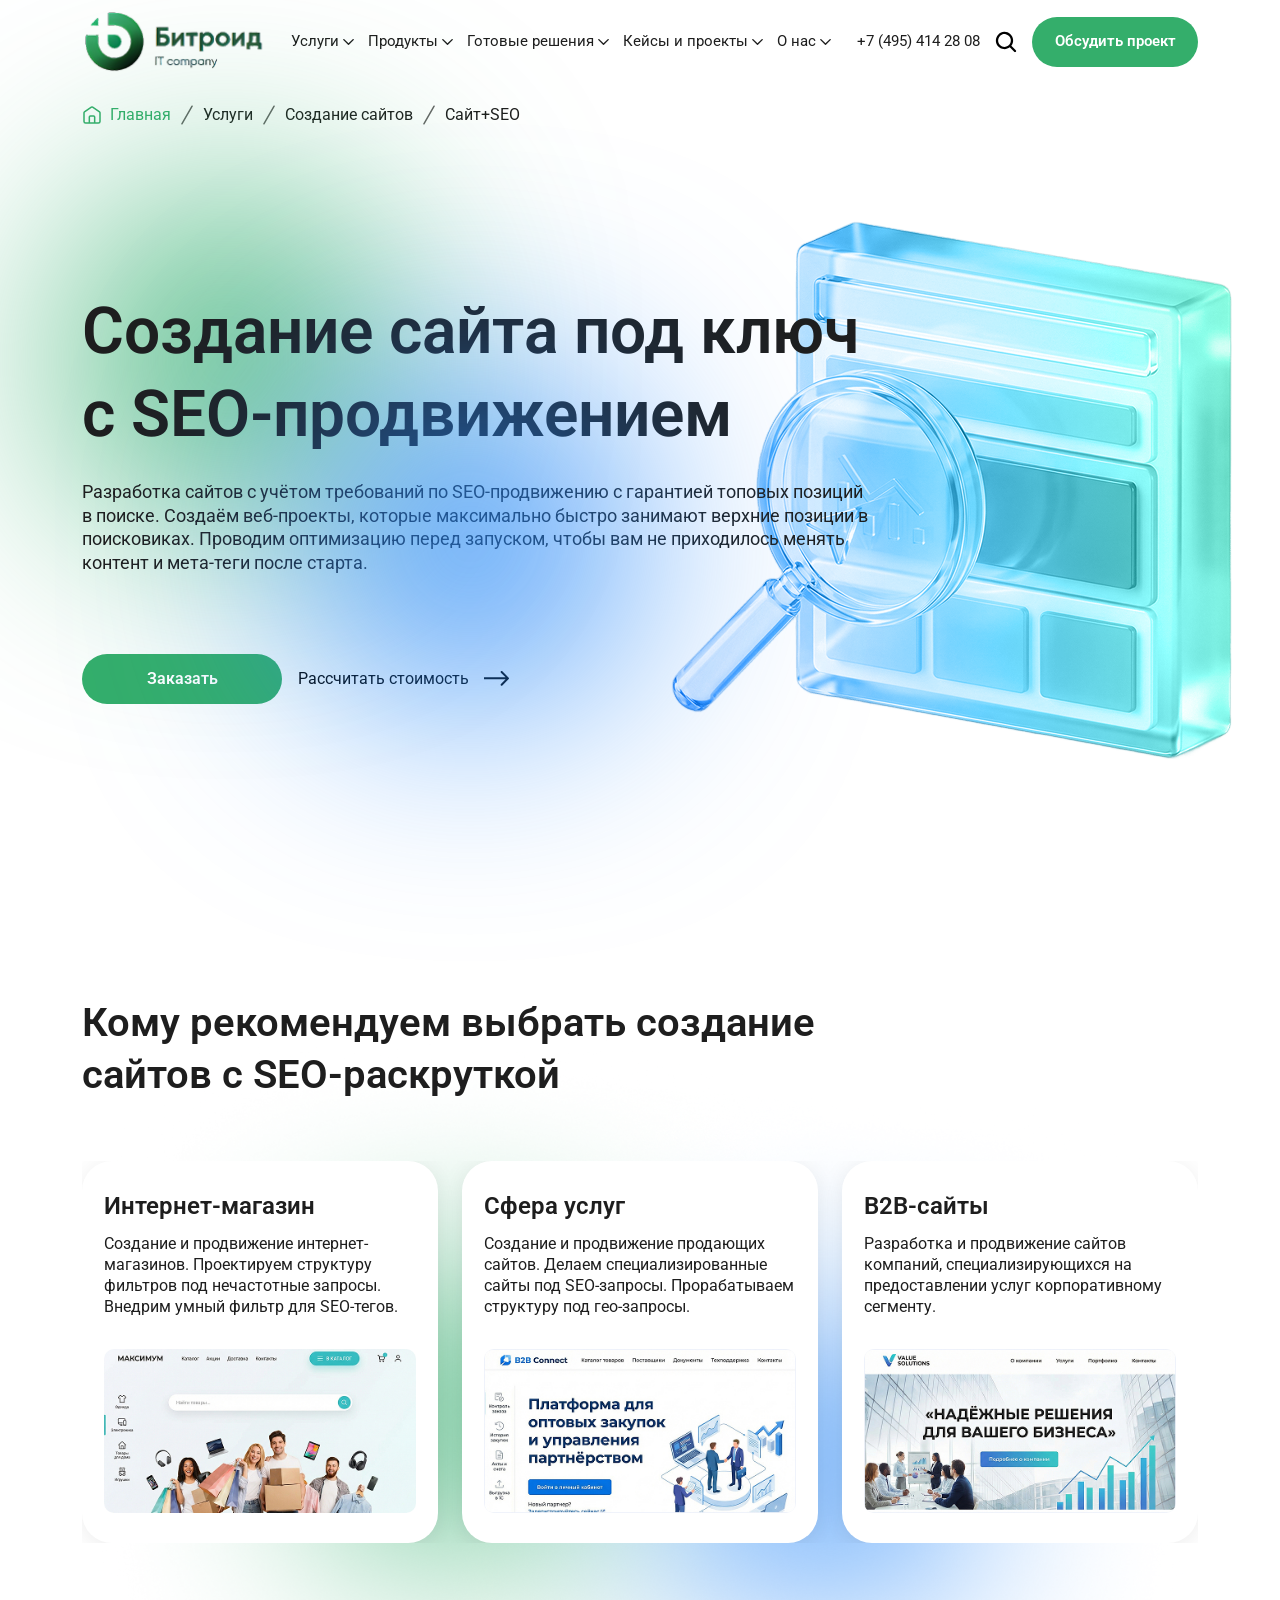
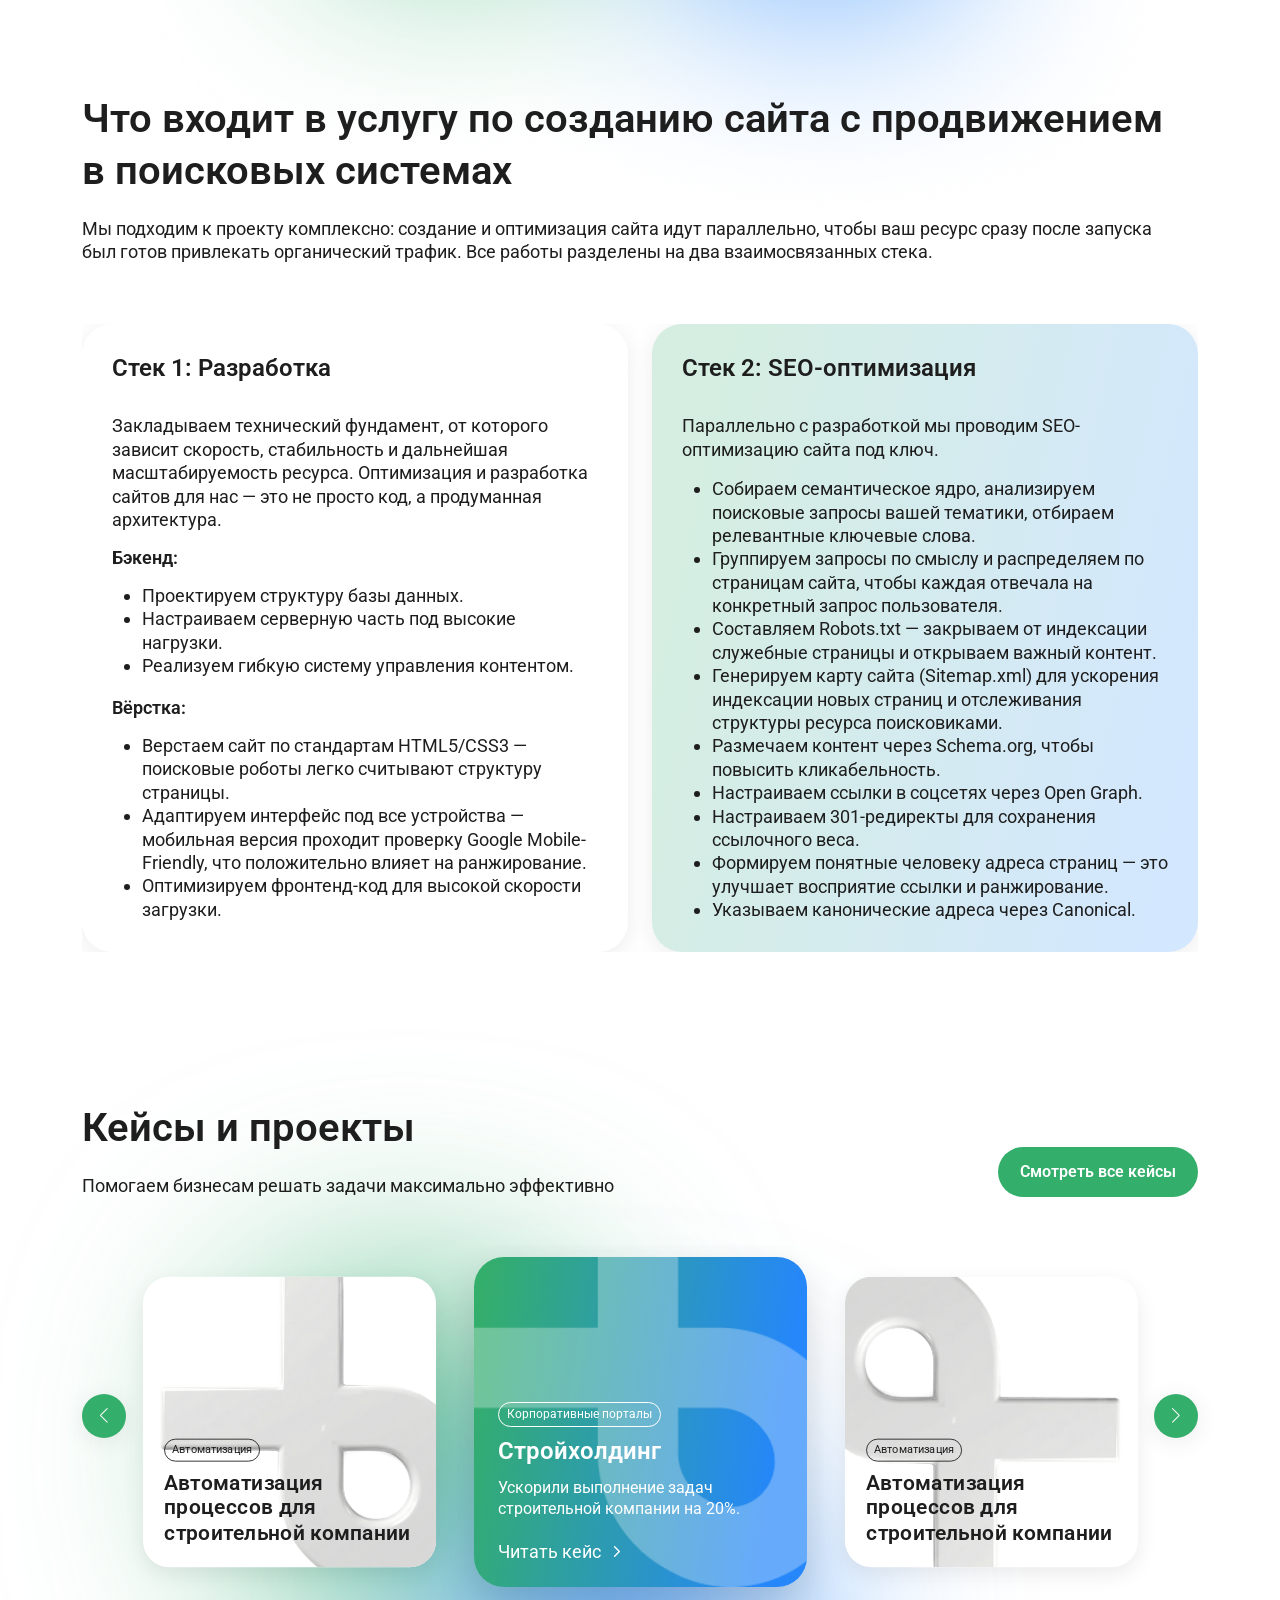
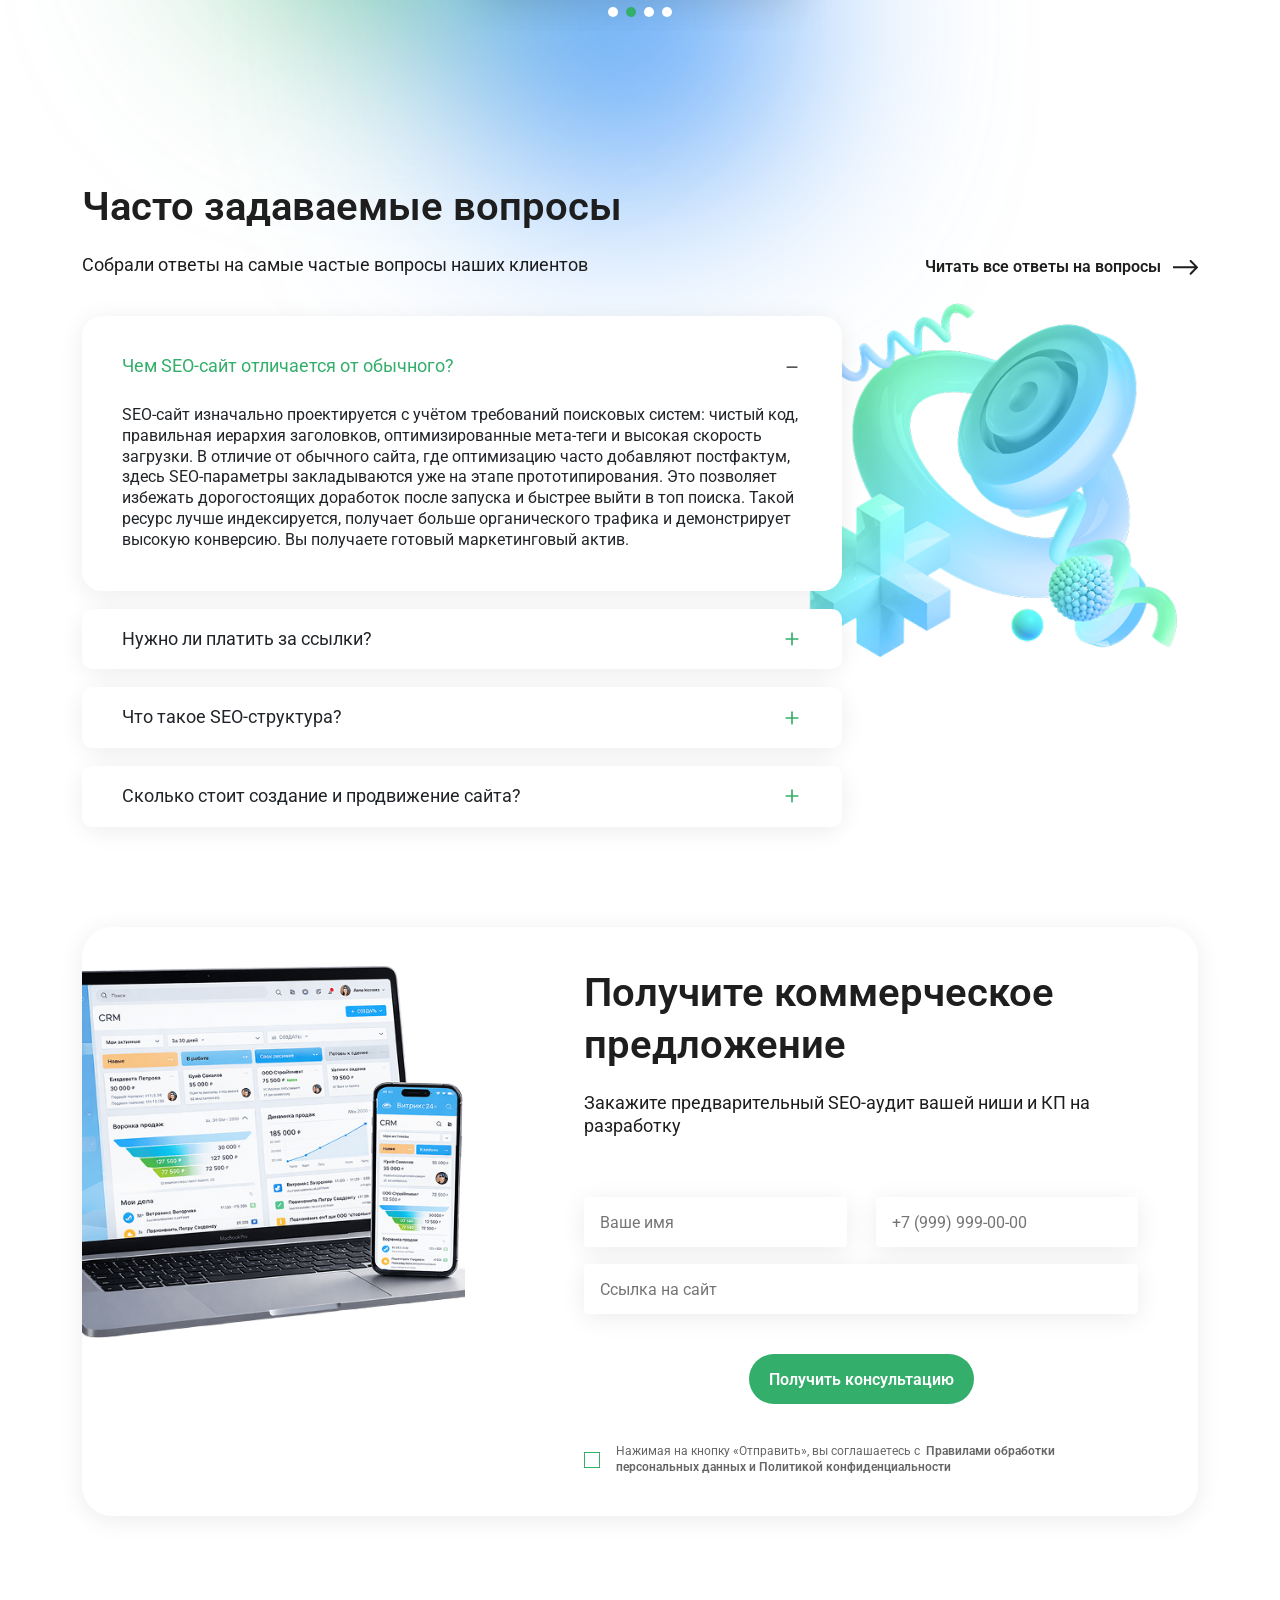
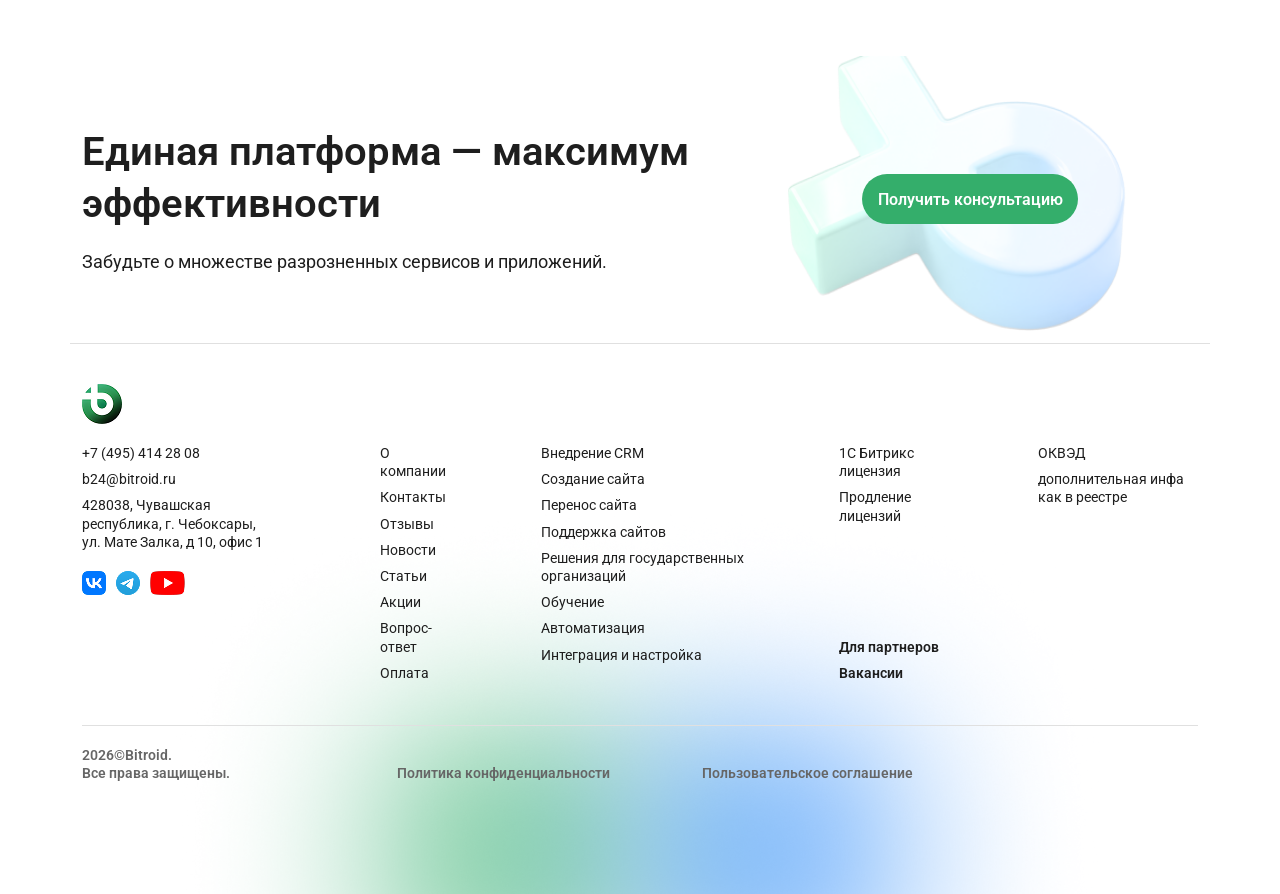
<file: index.html>
<!DOCTYPE html>
<html lang="ru">

<head>
  <meta http-equiv="Content-Type" content="text/html; charset=UTF-8">
  <meta http-equiv="X-UA-Compatible" content="IE=edge">
  <meta name="viewport" content="width=device-width, initial-scale=1.0">
  <link rel="preload" as="font" type="font/woff2" href="fonts/roboto/roboto-v51-cyrillic_latin-regular.woff2" crossorigin>
  <title>Битроид IT company</title>
  <script type="application/ld+json">
  {
    "@context": "https://schema.org",
    "@graph": [
      {
        "@type": "Organization",
        "@id": "https://bitroid.ru/#organization",
        "name": "Битроид",
        "url": "https://bitroid.ru",
        "logo": {
          "@type": "ImageObject",
          "url": "images/logo.png"
        },
        "sameAs": [
          "https://vk.com/bitroid",
          "https://t.me/bitroid",
          "https://youtube.com/@bitroid"
        ],
        "contactPoint": [
          {
            "@type": "ContactPoint",
            "telephone": "+7-495-414-28-08",
            "email": "b24@bitroid.ru",
            "contactType": "customer support",
            "areaServed": "RU",
            "availableLanguage": ["Russian"]
          }
        ],
        "address": {
          "@type": "PostalAddress",
          "streetAddress": "ул. Мате Залка, д. 10, офис 1",
          "addressLocality": "Чебоксары",
          "addressRegion": "Чувашская Республика",
          "postalCode": "428038",
          "addressCountry": "RU"
        }
      },
      {
        "@type": "WebSite",
        "@id": "https://bitroid.ru/#website",
        "url": "https://bitroid.ru",
        "name": "Битроид",
        "inLanguage": "ru",
        "publisher": { "@id": "https://bitroid.ru/#organization" }
      }
    ]
  }
  </script>
  <link href="https://cdn.jsdelivr.net/npm/bootstrap@5.3.2/dist/css/bootstrap.min.css" rel="stylesheet">
  <link rel="stylesheet" href="https://cdn.jsdelivr.net/npm/swiper@11/swiper-bundle.min.css" />
  <link rel="stylesheet" href="css/normalize.css">
  <link rel="stylesheet" href="css/main.css">
</head>

<body>

  <header class="header">
    <div class="container">
      <div class="header__row">
        <a class="header__logo" href="/">
          <img class="header__logo-img" src="images/logo.png" alt="logo">
        </a>
        <div class="header__menu" id="header-menu">
          <nav class="header__nav">
            <ul class="header__nav-list">
              <li class="header__nav-item">
                <a class="header__nav-link" href="#" aria-haspopup="true">Услуги
                  <span class="header__nav-link-span">
                    <svg class="header__nav-link-icon" width="15" height="15" viewBox="0 0 15 15" fill="none" xmlns="http://www.w3.org/2000/svg">
                      <path d="M12.685 6.12247L7.99747 10.81C7.93214 10.8755 7.85452 10.9275 7.76906 10.963C7.68359 10.9985 7.59196 11.0168 7.49942 11.0168C7.40688 11.0168 7.31525 10.9985 7.22978 10.963C7.14432 10.9275 7.0667 10.8755 7.00137 10.81L2.31387 6.12247C2.18178 5.99038 2.10757 5.81123 2.10757 5.62443C2.10757 5.43762 2.18178 5.25847 2.31387 5.12638C2.44596 4.99429 2.62512 4.92008 2.81192 4.92008C2.99872 4.92008 3.17788 4.99429 3.30997 5.12638L7.50001 9.31642L11.69 5.12579C11.8221 4.9937 12.0013 4.91949 12.1881 4.91949C12.3749 4.91949 12.554 4.9937 12.6861 5.12579C12.8182 5.25788 12.8924 5.43704 12.8924 5.62384C12.8924 5.81064 12.8182 5.9898 12.6861 6.12189L12.685 6.12247Z" />
                    </svg>
                  </span>
                </a>
                <ul class="header__dropdown">
                  <li class="header__dropdown-item"><a class="header__dropdown-link" href="#">Создание сайтов</a></li>
                  <li class="header__dropdown-item"><a class="header__dropdown-link" href="#">Поддержка сайтов</a></li>
                  <li class="header__dropdown-item"><a class="header__dropdown-link" href="#">SEO-продвижение</a></li>
                  <li class="header__dropdown-item"><a class="header__dropdown-link" href="#">Внедрение CRM</a></li>
                  <li class="header__dropdown-item"><a class="header__dropdown-link" href="#">Автоматизация</a></li>
                </ul>
              </li>
              <li class="header__nav-item">
                <a class="header__nav-link" href="#" aria-haspopup="true">Продукты
                  <span class="header__nav-link-span">
                    <svg class="header__nav-link-icon" width="15" height="15" viewBox="0 0 15 15" fill="none" xmlns="http://www.w3.org/2000/svg">
                      <path d="M12.685 6.12247L7.99747 10.81C7.93214 10.8755 7.85452 10.9275 7.76906 10.963C7.68359 10.9985 7.59196 11.0168 7.49942 11.0168C7.40688 11.0168 7.31525 10.9985 7.22978 10.963C7.14432 10.9275 7.0667 10.8755 7.00137 10.81L2.31387 6.12247C2.18178 5.99038 2.10757 5.81123 2.10757 5.62443C2.10757 5.43762 2.18178 5.25847 2.31387 5.12638C2.44596 4.99429 2.62512 4.92008 2.81192 4.92008C2.99872 4.92008 3.17788 4.99429 3.30997 5.12638L7.50001 9.31642L11.69 5.12579C11.8221 4.9937 12.0013 4.91949 12.1881 4.91949C12.3749 4.91949 12.554 4.9937 12.6861 5.12579C12.8182 5.25788 12.8924 5.43704 12.8924 5.62384C12.8924 5.81064 12.8182 5.9898 12.6861 6.12189L12.685 6.12247Z" />
                    </svg>
                  </span>
                </a>
                <ul class="header__dropdown">
                  <li class="header__dropdown-item"><a class="header__dropdown-link" href="#">1С-Битрикс</a></li>
                  <li class="header__dropdown-item"><a class="header__dropdown-link" href="#">Битрикс24</a></li>
                  <li class="header__dropdown-item"><a class="header__dropdown-link" href="#">Лицензии</a></li>
                  <li class="header__dropdown-item"><a class="header__dropdown-link" href="#">Готовые модули</a></li>
                </ul>
              </li>
              <li class="header__nav-item">
                <a class="header__nav-link" href="#" aria-haspopup="true">Готовые решения
                  <span class="header__nav-link-span">
                    <svg class="header__nav-link-icon" width="15" height="15" viewBox="0 0 15 15" fill="none" xmlns="http://www.w3.org/2000/svg">
                      <path d="M12.685 6.12247L7.99747 10.81C7.93214 10.8755 7.85452 10.9275 7.76906 10.963C7.68359 10.9985 7.59196 11.0168 7.49942 11.0168C7.40688 11.0168 7.31525 10.9985 7.22978 10.963C7.14432 10.9275 7.0667 10.8755 7.00137 10.81L2.31387 6.12247C2.18178 5.99038 2.10757 5.81123 2.10757 5.62443C2.10757 5.43762 2.18178 5.25847 2.31387 5.12638C2.44596 4.99429 2.62512 4.92008 2.81192 4.92008C2.99872 4.92008 3.17788 4.99429 3.30997 5.12638L7.50001 9.31642L11.69 5.12579C11.8221 4.9937 12.0013 4.91949 12.1881 4.91949C12.3749 4.91949 12.554 4.9937 12.6861 5.12579C12.8182 5.25788 12.8924 5.43704 12.8924 5.62384C12.8924 5.81064 12.8182 5.9898 12.6861 6.12189L12.685 6.12247Z" />
                    </svg>
                  </span>
                </a>
                <ul class="header__dropdown">
                  <li class="header__dropdown-item"><a class="header__dropdown-link" href="#">Интернет-магазин</a></li>
                  <li class="header__dropdown-item"><a class="header__dropdown-link" href="#">Корпоративный сайт</a></li>
                  <li class="header__dropdown-item"><a class="header__dropdown-link" href="#">Лендинг</a></li>
                  <li class="header__dropdown-item"><a class="header__dropdown-link" href="#">Каталог</a></li>
                </ul>
              </li>
              <li class="header__nav-item">
                <a class="header__nav-link" href="#" aria-haspopup="true">Кейсы и проекты
                  <span class="header__nav-link-span">
                    <svg class="header__nav-link-icon" width="15" height="15" viewBox="0 0 15 15" fill="none" xmlns="http://www.w3.org/2000/svg">
                      <path d="M12.685 6.12247L7.99747 10.81C7.93214 10.8755 7.85452 10.9275 7.76906 10.963C7.68359 10.9985 7.59196 11.0168 7.49942 11.0168C7.40688 11.0168 7.31525 10.9985 7.22978 10.963C7.14432 10.9275 7.0667 10.8755 7.00137 10.81L2.31387 6.12247C2.18178 5.99038 2.10757 5.81123 2.10757 5.62443C2.10757 5.43762 2.18178 5.25847 2.31387 5.12638C2.44596 4.99429 2.62512 4.92008 2.81192 4.92008C2.99872 4.92008 3.17788 4.99429 3.30997 5.12638L7.50001 9.31642L11.69 5.12579C11.8221 4.9937 12.0013 4.91949 12.1881 4.91949C12.3749 4.91949 12.554 4.9937 12.6861 5.12579C12.8182 5.25788 12.8924 5.43704 12.8924 5.62384C12.8924 5.81064 12.8182 5.9898 12.6861 6.12189L12.685 6.12247Z" />
                    </svg>
                  </span>
                </a>
                <ul class="header__dropdown">
                  <li class="header__dropdown-item"><a class="header__dropdown-link" href="#">Все кейсы</a></li>
                  <li class="header__dropdown-item"><a class="header__dropdown-link" href="#">По отрасли</a></li>
                  <li class="header__dropdown-item"><a class="header__dropdown-link" href="#">По услуге</a></li>
                  <li class="header__dropdown-item"><a class="header__dropdown-link" href="#">Отзывы клиентов</a></li>
                </ul>
              </li>
              <li class="header__nav-item">
                <a class="header__nav-link" href="#" aria-haspopup="true">О нас
                  <span class="header__nav-link-span">
                    <svg class="header__nav-link-icon" width="15" height="15" viewBox="0 0 15 15" fill="none" xmlns="http://www.w3.org/2000/svg">
                      <path d="M12.685 6.12247L7.99747 10.81C7.93214 10.8755 7.85452 10.9275 7.76906 10.963C7.68359 10.9985 7.59196 11.0168 7.49942 11.0168C7.40688 11.0168 7.31525 10.9985 7.22978 10.963C7.14432 10.9275 7.0667 10.8755 7.00137 10.81L2.31387 6.12247C2.18178 5.99038 2.10757 5.81123 2.10757 5.62443C2.10757 5.43762 2.18178 5.25847 2.31387 5.12638C2.44596 4.99429 2.62512 4.92008 2.81192 4.92008C2.99872 4.92008 3.17788 4.99429 3.30997 5.12638L7.50001 9.31642L11.69 5.12579C11.8221 4.9937 12.0013 4.91949 12.1881 4.91949C12.3749 4.91949 12.554 4.9937 12.6861 5.12579C12.8182 5.25788 12.8924 5.43704 12.8924 5.62384C12.8924 5.81064 12.8182 5.9898 12.6861 6.12189L12.685 6.12247Z" />
                    </svg>
                  </span>
                </a>
                <ul class="header__dropdown">
                  <li class="header__dropdown-item"><a class="header__dropdown-link" href="#">Команда</a></li>
                  <li class="header__dropdown-item"><a class="header__dropdown-link" href="#">Вакансии</a></li>
                  <li class="header__dropdown-item"><a class="header__dropdown-link" href="#">Контакты</a></li>
                  <li class="header__dropdown-item"><a class="header__dropdown-link" href="#">Партнёрам</a></li>
                </ul>
              </li>
            </ul>
          </nav>
          <a class="header__phone" href="tel:+74954142808">+7 (495) 414 28 08</a>
        </div>
        <button class="header__search-btn" type="button">
          <svg class="header__search-btn-icon" width="24" height="24" viewBox="0 0 24 24" fill="none" xmlns="http://www.w3.org/2000/svg">
            <path d="M21.7959 20.2041L17.3437 15.75C18.6787 14.0104 19.3019 11.8282 19.087 9.64606C18.8722 7.46389 17.8353 5.44515 16.1867 3.99936C14.5382 2.55356 12.4014 1.78898 10.2098 1.8607C8.01829 1.93243 5.93607 2.83509 4.38558 4.38558C2.83509 5.93607 1.93243 8.01829 1.8607 10.2098C1.78898 12.4014 2.55356 14.5382 3.99936 16.1867C5.44515 17.8353 7.46389 18.8722 9.64606 19.087C11.8282 19.3019 14.0104 18.6787 15.75 17.3437L20.2059 21.8006C20.3106 21.9053 20.4348 21.9883 20.5715 22.0449C20.7083 22.1015 20.8548 22.1307 21.0028 22.1307C21.1508 22.1307 21.2973 22.1015 21.4341 22.0449C21.5708 21.9883 21.695 21.9053 21.7997 21.8006C21.9043 21.696 21.9873 21.5717 22.044 21.435C22.1006 21.2983 22.1298 21.1517 22.1298 21.0037C22.1298 20.8557 22.1006 20.7092 22.044 20.5725C21.9873 20.4357 21.9043 20.3115 21.7997 20.2069L21.7959 20.2041ZM4.12499 10.5C4.12499 9.23914 4.49888 8.0066 5.19938 6.95823C5.89987 5.90987 6.89551 5.09277 8.06039 4.61026C9.22527 4.12775 10.5071 4.00151 11.7437 4.24749C12.9803 4.49347 14.1162 5.10063 15.0078 5.99219C15.8994 6.88375 16.5065 8.01966 16.7525 9.25629C16.9985 10.4929 16.8722 11.7747 16.3897 12.9396C15.9072 14.1045 15.0901 15.1001 14.0418 15.8006C12.9934 16.5011 11.7608 16.875 10.5 16.875C8.80977 16.8733 7.18927 16.201 5.99411 15.0059C4.79894 13.8107 4.12673 12.1902 4.12499 10.5Z" />
          </svg>
        </button>
        <button class="btn header__cta-btn" type="button">Обсудить проект</button>
        <button class="header__burger-btn" type="button" aria-expanded="false" aria-controls="header-menu" aria-label="Открыть меню">
          <span class="header__burger-line"></span>
          <span class="header__burger-line"></span>
          <span class="header__burger-line"></span>
        </button>
      </div>
    </div>
  </header>

  <main class="main">
    <div class="container">
      <nav class="breadcrumbs" aria-label="Breadcrumb">
        <img class="breadcrumbs__icon" src="images/icons/breadcrumbs-icon.svg" alt="breadcrumbs icon">
        <ul class="breadcrumbs__list">
          <li class="breadcrumbs__item">
            <a class="breadcrumbs__link breadcrumbs__link--main" href="/">Главная</a>
            <span class="breadcrumbs__separator"><span>
          </li>
          <li class="breadcrumbs__item">
            <a class="breadcrumbs__link" href="#">Услуги</a>
            <span class="breadcrumbs__separator"><span>
          </li>
          <li class="breadcrumbs__item">
            <a class="breadcrumbs__link" href="#">Создание сайтов</a>
            <span class="breadcrumbs__separator"><span>
          </li>
          <li class="breadcrumbs__item">Сайт+SEO</li>
        </ul>
      </nav>
    </div>

    <section class="hero">

      <div class="container">
        <div class="hero__bg"></div>
        <div class="hero__content">
          <h1 class="hero__title">Создание сайта под ключ с SEO-продвижением</h1>
          <p class="hero__description">
            Разработка сайтов с учётом требований по SEO-продвижению с гарантией топовых позиций в поиске. Создаём веб-проекты, которые максимально быстро занимают верхние позиции в поисковиках. Проводим оптимизацию перед запуском, чтобы вам не приходилось менять контент и мета-теги после старта.
          </p>
          <div class="hero__buttons">
            <button class="btn" type="button">Заказать <span class="mobile-text-btn">сайт</span></button>
            <button class="hero__btn" type="button">Рассчитать стоимость
              <svg class="hero__btn-icon" width="25" height="15" viewBox="0 0 25 15" fill="none" xmlns="http://www.w3.org/2000/svg">
                <path d="M24.7071 8.07112C25.0976 7.6806 25.0976 7.04743 24.7071 6.65691L18.3431 0.292946C17.9526 -0.0975785 17.3195 -0.0975785 16.9289 0.292946C16.5384 0.68347 16.5384 1.31664 16.9289 1.70716L22.5858 7.36401L16.9289 13.0209C16.5384 13.4114 16.5384 14.0446 16.9289 14.4351C17.3195 14.8256 17.9526 14.8256 18.3431 14.4351L24.7071 8.07112ZM0 7.36401V8.36401H24V7.36401V6.36401H0V7.36401Z" />
              </svg>
            </button>
          </div>
        </div>
      </div>

    </section>

    <div class="container">
      <section class="section services">
        <h2 class="section__title section__title--services ">Кому рекомендуем выбрать создание сайтов с SEO-раскруткой</h2>
        <div class="services__slider swiper">
          <ul class="services__list swiper-wrapper">
            <li class="services__item swiper-slide">
              <article class="services__card">
                <div class="services__card-content">
                  <h3 class="services__card-title">Интернет-магазин</h3>
                  <p class="services__card-description">
                    Создание и продвижение интернет-магазинов. Проектируем структуру фильтров под нечастотные запросы. Внедрим умный фильтр для SEO-тегов.
                  </p>
                </div>
                <img class="services__card-img" src="images/services/services-card-1.jpg" alt="services card 1">
              </article>
            </li>
            <li class="services__item swiper-slide">
              <article class="services__card">
                <div class="services__card-content">
                  <h3 class="services__card-title">Сфера услуг</h3>
                  <p class="services__card-description">
                    Создание и продвижение продающих сайтов. Делаем специализированные сайты под SEO-запросы. Прорабатываем структуру под гео-запросы.
                  </p>
                </div>
                <img class="services__card-img" src="images/services/services-card-2.jpg" alt="Сфера услуг">
              </article>
            </li>
            <li class="services__item swiper-slide">
              <article class="services__card">
                <div class="services__card-content">
                  <h3 class="services__card-title">B2B-сайты</h3>
                  <p class="services__card-description">
                    Разработка и продвижение сайтов компаний, специализирующихся на предоставлении услуг корпоративному сегменту.
                  </p>
                </div>
                <img class="services__card-img" src="images/services/services-card-3.jpg" alt="B2B-сайты">
              </article>
            </li>
          </ul>
          <div class="services__pagination swiper-pagination"></div>
        </div>
      </section>

      <section class="section stacks">
        <div class="section__intro">
          <h2 class="section__title">Что входит в услугу по созданию сайта с продвижением в поисковых системах</h2>
          <p class="section__description">
            Мы подходим к проекту комплексно: создание и оптимизация сайта идут параллельно, чтобы ваш ресурс сразу после запуска был готов привлекать органический трафик. Все работы разделены на два взаимосвязанных стека.
          </p>
        </div>
        <div class="stacks__slider swiper">
          <div class="stacks__list swiper-wrapper">
            <div class="stacks__item swiper-slide">
              <h3 class="stacks__item-title">Стек 1: Разработка</h3>
              <div class="stacks__item-content">
                <p class="stacks__item-content-intro">Закладываем технический фундамент, от которого зависит скорость, стабильность и дальнейшая масштабируемость ресурса. Оптимизация и разработка сайтов для нас — это не просто код, а продуманная архитектура.</p>
                <h4 class="stacks__item-subheading">Бэкенд:</h4>
                <ul class="stacks__item-list">
                  <li class="stacks__item-list-item">Проектируем структуру базы данных.</li>
                  <li class="stacks__item-list-item">Настраиваем серверную часть под высокие нагрузки.</li>
                  <li class="stacks__item-list-item">Реализуем гибкую систему управления контентом.</li>
                </ul>
                <h4 class="stacks__item-subheading">Вёрстка:</h4>
                <ul class="stacks__item-list">
                  <li class="stacks__item-list-item">Верстаем сайт по стандартам HTML5/CSS3 — поисковые роботы легко считывают структуру страницы.</li>
                  <li class="stacks__item-list-item">Адаптируем интерфейс под все устройства — мобильная версия проходит проверку Google Mobile-Friendly, что положительно влияет на ранжирование.</li>
                  <li class="stacks__item-list-item">
                    Оптимизируем фронтенд-код для высокой скорости загрузки.</li>
                </ul>
              </div>
            </div>
            <div class="stacks__item swiper-slide">
              <h3 class="stacks__item-title">Стек 2: SEO-оптимизация</h3>
              <div class="stacks__item-content">
                <p class="stacks__item-content-intro">Параллельно с разработкой мы проводим SEO-оптимизацию сайта под ключ.</p>
                <ul class="stacks__item-list">
                  <li class="stacks__item-list-item">Собираем семантическое ядро, анализируем поисковые запросы вашей тематики, отбираем релевантные ключевые слова.</li>
                  <li class="stacks__item-list-item">Группируем запросы по смыслу и распределяем по страницам сайта, чтобы каждая отвечала на конкретный запрос пользователя.</li>
                  <li class="stacks__item-list-item">Составляем Robots.txt — закрываем от индексации служебные страницы и открываем важный контент.</li>
                  <li class="stacks__item-list-item">Генерируем карту сайта (Sitemap.xml) для ускорения индексации новых страниц и отслеживания структуры ресурса поисковиками.</li>
                  <li class="stacks__item-list-item">Размечаем контент через Schema.org, чтобы повысить кликабельность.</li>
                  <li class="stacks__item-list-item">Настраиваем ссылки в соцсетях через Open Graph.</li>
                  <li class="stacks__item-list-item">Настраиваем 301-редиректы для сохранения ссылочного веса.</li>
                  <li class="stacks__item-list-item">Формируем понятные человеку адреса страниц — это улучшает восприятие ссылки и ранжирование.</li>
                  <li class="stacks__item-list-item">Указываем канонические адреса через Canonical.</li>
                </ul>
              </div>
            </div>
          </div>
          <div class="stacks__pagination swiper-pagination"></div>
        </div>
      </section>
    </div>

    <section class="section portfolio">

      <div class="container">
        <div class="section__row section__row--portfolio">
          <div class="section__intro">
            <h2 class="section__title">Кейсы и проекты</h2>
            <p class="section__description">
              Помогаем бизнесам решать задачи максимально эффективно 
            </p>
          </div>
          <a href="#" class="btn section__intro-btn">Смотреть все кейсы</a>
          <div class="portfolio__slider">
            <div class="swiper">
              <div class="swiper-wrapper">
                <!-- Слайды -->
                <div class="swiper-slide portfolio__slider-item">
                  <article class="portfolio__slider-card">
                    <img class="portfolio__slider-card-img portfolio__slider-card-img--1" src="images/portfolio/portfolio-card-1.png" alt="portfolio card 1">
                    <p class="portfolio__slider-card-tag">
                      Автоматизация
                    </p>
                    <h3 class="portfolio__slider-card-title">
                      Автоматизация процессов для строительной компании
                    </h3>
                    <div class="portfolio__slider-card-description">Ускорили выполнение задач строительной компании на 10%.</div>
                    <a href="#" class="portfolio__slider-card-link">
                      Читать кейс
                      <img src="images/icons/arrow-right-icon.svg" alt="Читать кейс">
                    </a>
                  </article>
                </div>
                <div class="swiper-slide portfolio__slider-item">
                  <article class="portfolio__slider-card">
                    <img class="portfolio__slider-card-img portfolio__slider-card-img--2" src="images/portfolio/portfolio-card-2.png" alt="portfolio card 2">
                    <p class="portfolio__slider-card-tag">
                      Корпоративные порталы
                    </p>
                    <h3 class="portfolio__slider-card-title">
                      Стройхолдинг
                    </h3>
                    <div class="portfolio__slider-card-description">Ускорили выполнение задач строительной компании на 20%.</div>
                    <a href="#" class="portfolio__slider-card-link">
                      Читать кейс
                      <img src="images/icons/arrow-right-icon.svg" alt="Читать кейс">
                    </a>
                  </article>
                </div>
                <div class="swiper-slide portfolio__slider-item">
                  <article class="portfolio__slider-card">
                    <img class="portfolio__slider-card-img portfolio__slider-card-img--3" src="images/portfolio/portfolio-card-3.png" alt="portfolio card 3">
                    <p class="portfolio__slider-card-tag">
                      Автоматизация
                    </p>
                    <h3 class="portfolio__slider-card-title">
                      Автоматизация процессов для строительной компании
                    </h3>
                    <div class="portfolio__slider-card-description">Ускорили выполнение задач строительной компании на 30%.</div>
                    <a href="#" class="portfolio__slider-card-link">
                      Читать кейс
                      <img src="images/icons/arrow-right-icon.svg" alt="Читать кейс">
                    </a>
                  </article>
                </div>
                <div class="swiper-slide portfolio__slider-item">
                  <article class="portfolio__slider-card">
                    <img class="portfolio__slider-card-img portfolio__slider-card-img--1" src="images/portfolio/portfolio-card-1.png" alt="portfolio card 1">
                    <p class="portfolio__slider-card-tag">
                      Корпоративные порталы
                    </p>
                    <h3 class="portfolio__slider-card-title">
                      Стройхолдинг
                    </h3>
                    <div class="portfolio__slider-card-description">Ускорили выполнение задач строительной компании на 40%.</div>
                    <a href="#" class="portfolio__slider-card-link">
                      Читать кейс
                      <img src="images/icons/arrow-right-icon.svg" alt="Читать кейс">
                    </a>
                  </article>
                </div>
              </div>

              <!-- Пагинация (точки) -->
              <div class="swiper-pagination"></div>
            </div>
            <!-- Стрелки навигации (опционально) -->
            <div class="swiper-button-next"></div>
            <div class="swiper-button-prev"></div>
          </div>
        </div>
      </div>

    </section>

    <div class="container">
      <section class="section faq">
        <div class="section__row section__row--faq">
          <div class="section__intro">
            <h2 class="section__title">Часто задаваемые вопросы</h2>
            <p class="section__description">
              Собрали ответы на самые частые вопросы наших клиентов
            </p>
          </div>
          <a href="#" class="section__intro-link">Читать все ответы на вопросы
            <svg width="25" height="15" viewBox="0 0 25 15" fill="none" xmlns="http://www.w3.org/2000/svg">
              <path d="M24.7071 8.07112C25.0976 7.6806 25.0976 7.04743 24.7071 6.65691L18.3431 0.292946C17.9526 -0.0975785 17.3195 -0.0975785 16.9289 0.292946C16.5384 0.68347 16.5384 1.31664 16.9289 1.70716L22.5858 7.36401L16.9289 13.0209C16.5384 13.4114 16.5384 14.0446 16.9289 14.4351C17.3195 14.8256 17.9526 14.8256 18.3431 14.4351L24.7071 8.07112ZM0 7.36401V8.36401H24V7.36401V6.36401H0V7.36401Z" fill="currentColor" />
            </svg>
          </a>
          <div class="faq__accordion accordion accordion-flush" id="faqAccordion">
            <div class="accordion-item">
              <h2 class="accordion-header" id="headingOne">
                <button class="accordion-button" type="button" data-bs-toggle="collapse" data-bs-target="#collapseOne" aria-expanded="true" aria-controls="collapseOne">
                  Чем SEO-сайт отличается от обычного?
                </button>
              </h2>
              <div id="collapseOne" class="accordion-collapse collapse show" aria-labelledby="headingOne" data-bs-parent="#faqAccordion">
                <div class="accordion-body">
                  SEO-сайт изначально проектируется с учётом требований поисковых систем: чистый код, правильная иерархия заголовков, оптимизированные мета-теги и высокая скорость загрузки. В отличие от обычного сайта, где оптимизацию часто добавляют постфактум, здесь SEO-параметры закладываются уже на этапе прототипирования. Это позволяет избежать дорогостоящих доработок после запуска и быстрее выйти в топ поиска. Такой ресурс лучше индексируется, получает больше органического трафика и демонстрирует высокую конверсию. Вы получаете готовый маркетинговый актив.
                </div>
              </div>
            </div>
            <div class="accordion-item">
              <h2 class="accordion-header" id="headingTwo">
                <button class="accordion-button collapsed" type="button" data-bs-toggle="collapse" data-bs-target="#collapseTwo" aria-expanded="false" aria-controls="collapseTwo">
                  Нужно ли платить за ссылки?
                </button>
              </h2>
              <div id="collapseTwo" class="accordion-collapse collapse" aria-labelledby="headingTwo" data-bs-parent="#faqAccordion">
                <div class="accordion-body">
                  <p>Да, если речь идёт о покупке внешних ссылок для продвижения (крауд-маркетинг, гостевые посты, биржи ссылок).</p>
                  <p>
                    Но в современном SEO акцент смещён в сторону естественного ссылочного профиля — полезный контент,который сам привлекает ссылки. Ссылки — это не единственный, но важный фактор ранжирования.
                  </p>
                  <p>Мы всегда обсуждаем стратегию ссылочного продвижения индивидуально.</p>
                </div>
              </div>
            </div>
            <div class="accordion-item">
              <h2 class="accordion-header" id="headingThree">
                <button class="accordion-button collapsed" type="button" data-bs-toggle="collapse" data-bs-target="#collapseThree" aria-expanded="false" aria-controls="collapseThree">
                  Что такое SEO-структура?
                </button>
              </h2>
              <div id="collapseThree" class="accordion-collapse collapse" aria-labelledby="headingThree" data-bs-parent="#faqAccordion">
                <div class="accordion-body">
                  <p>SEO-структура — это логическое построение сайта, понятное поисковым системам и пользователям.</p>
                  <p>Она включает: правильную вложенность разделов (URL вида site.com/catalog/product/), ЧПУ-адреса, хлебные крошки, внутреннюю перелинковку, заголовки H1-H6 и грамотное распределение ключевых слов по страницам. Хорошая структура помогает поисковикам быстрее индексировать сайт и повышает позиции в выдаче.
                  </p>
                </div>
              </div>
            </div>
            <div class="accordion-item">
              <h2 class="accordion-header" id="headingFour">
                <button class="accordion-button collapsed" type="button" data-bs-toggle="collapse" data-bs-target="#collapseFour" aria-expanded="false" aria-controls="collapseFour">
                  Сколько стоит создание и продвижение сайта?
                </button>
              </h2>
              <div id="collapseFour" class="accordion-collapse collapse" aria-labelledby="headingFour" data-bs-parent="#faqAccordion">
                <div class="accordion-body">
                  <p></p>Цена зависит от сложности проекта. Сайт-визитка: от 30 000 ₽, интернет-магазин: от 80 000–150 000 ₽, кастомный портал: от 300 000 ₽.</p>
                  <p>Продвижение обычно оплачивается ежемесячно (от 20 000 ₽) либо по модели постоплаты за результат (фиксированная сумма за один запрос в топ-10).</p>
                  <p>Точную стоимость рассчитываем после брифа — она всегда индивидуальна.</p>
                </div>
              </div>
            </div>
          </div>
        </div>
      </section>

      <section class="section lead">
        <div class="section__intro">
          <h2 class="section__title">Получите коммерческое предложение</h2>
          <p class="section__description">
            Закажите предварительный SEO-аудит вашей ниши и КП на разработку
          </p>
        </div>
        <div class="lead__overlay"></div>
        <form class="lead__form">
          <div class="lead__form-row">
            <div class="lead__form-col">
              <label class="visually-hidden lead__form-label" for="name">Имя</label>
              <input class="lead__form-input" type="text" id="name" name="name" placeholder="Ваше имя" required>
            </div>
            <div class="lead__form-col">
              <label class="visually-hidden lead__form-label" for="phone">Телефон</label>
              <input class="lead__form-input" type="tel" id="phone" name="phone" placeholder="+7 (999) 999-00-00" required>
            </div>
          </div>
          <div class="lead__form-block">
            <label class="visually-hidden lead__form-label" for="site-link">Сообщение</label>
            <input class="lead__form-input" type="url" id="site-link" name="site-link" placeholder="Ссылка на сайт" required>
          </div>
          <button class="btn lead__form-btn" type="submit">Получить консультацию</button>
          <input class="visually-hidden lead__form-checkbox" type="checkbox" name="privacy-policy" id="privacy-policy" value="" required>
          <label class="lead__form-checkbox-label" for="privacy-policy">
            <span class="lead__form-checkbox-icon"></span>
            <span>Нажимая на кнопку «Отправить», вы соглашаетесь с  <a class="lead__form-privacy-link" href="#">Правилами обработки персональных данных и Политикой конфиденциальности</a></span>
          </label>
        </form>

      </section>
    </div>

  </main>

  <footer class="footer">
    <section class="footer__top">
      <div class="container">
        <div class="footer__top-row">
          <div class="section__intro section__intro--footer">
            <h2 class="section__title">Единая платформа — максимум эффективности</h2>
            <p class="section__description">Забудьте о множестве разрозненных сервисов и приложений.</p>
          </div>
          <button class="btn footer__top-btn" type="button">Получить консультацию</button>
        </div>
    </section>
    <div class="container">



      <section class="footer__middle">
        <div class="footer__middle-row">
          <div class="footer__contacts">
            <div class="footer__contacts-main">
              <a href="/" class="footer__logo-link">
                <img class="footer__logo-img" src="images/logo-footer.png" alt="Битроид">
              </a>
              <ul class="footer__contacts-list">
                <li class="footer__contacts-item">
                  <a href="tel:+74954142808" class="footer__link">+7 (495) 414 28 08</a>
                </li>
                <li class="footer__contacts-item">
                  <a href="mailto:b24@bitroid.ru" class="footer__link">b24@bitroid.ru</a>
                </li>
                <li class="footer__contacts-item">
                  428038, Чувашская республика, г. Чебоксары,<br> ул. Мате Залка, д 10, офис 1
                </li>
              </ul>
            </div>
            <ul class="footer__social-list">
              <li class="footer__social-item">
                <a class="footer__social-link" href="#">
                  <img class="footer__social-icon" src="images/icons/vk.png" alt="Мы в ВКонтакте">
                </a>
              </li>
              <li class="footer__social-item">
                <a class="footer__social-link" href="#">
                  <img class="footer__social-icon" src="images/icons/telegram.png" alt="Мы в Telegram">
                </a>
              </li>
              <li class="footer__social-item">
                <a class="footer__social-link" href="#">
                  <img class="footer__social-icon" src="images/icons/youtube.png" alt="Мы на YouTube">
                </a>
              </li>
            </ul>
          </div>
          <div class="footer__menu">
            <div class="footer__menu-col">
              <ul class="footer__menu-list">
                <li class="footer__menu-item">
                  <a href="#" class="footer__link">О компании</a>
                </li>
                <li class="footer__menu-item">
                  <a href="#" class="footer__link">Контакты</a>
                </li>
                <li class="footer__menu-item">
                  <a href="#" class="footer__link">Отзывы</a>
                </li>
                <li class="footer__menu-item">
                  <a href="#" class="footer__link">Новости</a>
                </li>
                <li class="footer__menu-item">
                  <a href="#" class="footer__link">Статьи</a>
                </li>
                <li class="footer__menu-item">
                  <a href="#" class="footer__link">Акции</a>
                </li>
                <li class="footer__menu-item">
                  <a href="#" class="footer__link">Вопрос-ответ</a>
                </li>
                <li class="footer__menu-item">
                  <a href="#" class="footer__link">Оплата</a>
                </li>
              </ul>

            </div>
            <div class="footer__menu-col">
              <ul class="footer__menu-list">
                <li class="footer__menu-item">
                  <a href="#" class="footer__link">Внедрение CRM</a>
                </li>
                <li class="footer__menu-item">
                  <a href="#" class="footer__link">Создание сайта</a>
                </li>
                <li class="footer__menu-item">
                  <a href="#" class="footer__link">Перенос сайта</a>
                </li>
                <li class="footer__menu-item">
                  <a href="#" class="footer__link">Поддержка сайтов</a>
                </li>
                <li class="footer__menu-item">
                  <a href="#" class="footer__link">Решения для государственных организаций</a>
                </li>
                <li class="footer__menu-item">
                  <a href="#" class="footer__link">Обучение</a>
                </li>
                <li class="footer__menu-item">
                  <a href="#" class="footer__link">Автоматизация</a>
                </li>
                <li class="footer__menu-item">
                  <a href="#" class="footer__link">Интеграция и настройка</a>
                </li>
              </ul>
            </div>
            <div class="footer__menu-col footer__menu-col--last">
              <ul class="footer__menu-list">
                <li class="footer__menu-item">
                  <a href="#" class="footer__link">1С Битрикс лицензия</a>
                </li>
                <li class="footer__menu-item">
                  <a href="#" class="footer__link">Продление лицензий</a>
                </li>
              </ul>
              <ul class="footer__menu-list footer__menu-list--last">
                <li class="footer__menu-item">
                  <a href="#" class="footer__link">Для партнеров</a>
                </li>
                <li class="footer__menu-item">
                  <a href="#" class="footer__link">Вакансии</a>
                </li>
              </ul>
            </div>


          </div>
          <div class="footer__secondary-menu">
            <ul class="footer__menu-list">
              <li class="footer__menu-item">
                <a href="#" class="footer__link">ОКВЭД</a>
              </li>
              <li class="footer__menu-item">
                <a href="#" class="footer__link">дополнительная инфа как в реестре</a>
              </li>
            </ul>
          </div>
        </div>
      </section>

      <section class="footer__bottom">
        <div class="footer__bottom-row">
          <div class="footer__bottom-copyright">
            <div class="footer__bottom-text">
              <p>2026&copy;Bitroid.</p>
              <p>Все права защищены.</p>
            </div>
          </div>
          <div class="footer__bottom-privacy">
            <a href="#" class="footer__bottom-link">Политика конфиденциальности</a>
          </div>
          <div class="footer__bottom-col">
            <a href="#" class="footer__bottom-link">Пользовательское соглашение</a>
          </div>
        </div>
      </section>
    </div>
  </footer>
  <script src="https://cdn.jsdelivr.net/npm/swiper@11/swiper-bundle.min.js"></script>
  <script src="https://cdn.jsdelivr.net/npm/bootstrap@5.3.2/dist/js/bootstrap.bundle.min.js"></script>
  <script src="js/main.js"></script>
</body>

</html>
</file>
<file: css/main.css>
@font-face {
  font-family: "Roboto";
  font-style: normal;
  font-weight: 400;
  font-display: swap;
  src: url("../fonts/roboto/roboto-v51-cyrillic_latin-regular.woff2")
    format("woff2");
  unicode-range: U+0301, U+0400-045F, U+0490-0491, U+04B0-04B1, U+2116;
}

@font-face {
  font-family: "Roboto";
  font-style: normal;
  font-weight: 400;
  font-display: swap;
  src: url("../fonts/roboto/roboto-v51-cyrillic_latin-regular.woff2")
    format("woff2");
  unicode-range:
    U+0000-00FF, U+0131, U+0152-0153, U+02BB-02BC, U+02C6, U+02DA, U+02DC,
    U+0304, U+0308, U+0329, U+2000-206F, U+2074, U+20AC, U+2122, U+2191, U+2193,
    U+2212, U+2215, U+FEFF, U+FFFD;
}

@font-face {
  font-family: "Roboto";
  font-style: normal;
  font-weight: 600;
  font-display: swap;
  src: url("../fonts/roboto/roboto-v51-cyrillic_latin-600.woff2")
    format("woff2");
  unicode-range: U+0301, U+0400-045F, U+0490-0491, U+04B0-04B1, U+2116;
}

@font-face {
  font-family: "Roboto";
  font-style: normal;
  font-weight: 600;
  font-display: swap;
  src: url("../fonts/roboto/roboto-v51-cyrillic_latin-600.woff2")
    format("woff2");
  unicode-range:
    U+0000-00FF, U+0131, U+0152-0153, U+02BB-02BC, U+02C6, U+02DA, U+02DC,
    U+0304, U+0308, U+0329, U+2000-206F, U+2074, U+20AC, U+2122, U+2191, U+2193,
    U+2212, U+2215, U+FEFF, U+FFFD;
}

*,
*::before,
*::after {
  box-sizing: border-box;
}

body {
  color: #1e1e1e;
  font-family: "Roboto", sans-serif;
  font-size: 16px;
  line-height: 1.3;
  font-weight: 400;
  background-color: #ffffff;
}

a,
button {
  transition: all 0.3s ease;
}

a {
  text-decoration: none;
}

img {
  max-width: 100%;
  height: auto;
}

@media (min-width: 1400px) {
  .container,
  .container-lg,
  .container-md,
  .container-sm,
  .container-xl,
  .container-xxl {
    max-width: 1344px;
  }
}

.btn {
  display: flex;
  align-items: center;
  justify-content: center;

  min-width: 200px;
  height: 50px;
  border: none;
  border-radius: 60px;
  padding: 10px 20px;

  font-size: 16px;
  font-weight: 600;
  line-height: 1.1;

  color: #ffffff;
  background-color: #34ae6b;

  cursor: pointer;
}

.btn:hover,
.btn:focus,
.btn:active {
  color: #ffffff;
  background-color: #2c9d60;
}

.mobile-text-btn {
  display: none;
}

.header {
  padding: 10px 0;
}

.header__row {
  position: relative;
  display: flex;
  align-items: center;
  gap: 24px;
}

.header__menu {
  display: flex;
  align-items: center;
  gap: 24px;
  flex: 1;
  min-width: 0;
}

.header__logo {
  display: block;
  width: 198px;
  height: 64px;
}

.header__nav-list {
  display: flex;
  align-items: center;
  gap: 24px;

  padding: 0;
  margin: 0;

  list-style: none;
}

.header__nav-link {
  display: flex;
  align-items: center;
  gap: 4px;
  padding: 10px 0;

  color: #1e1e1e;

  transition: color 0.3s ease;
}

.header__nav-link:hover,
.header__nav-link:focus,
.header__nav-link:active {
  color: #34ae6b;
}

.header__nav-item {
  position: relative;
}

.header__nav-link[aria-haspopup="true"] {
  cursor: pointer;
}

.header__nav-link-icon {
  fill: currentColor;
  transition: transform 0.25s ease;
}

.header__nav-item:hover .header__nav-link-icon,
.header__nav-item:focus-within .header__nav-link-icon {
  transform: rotate(180deg);
}

.header__dropdown {
  position: absolute;
  top: 100%;
  left: 0;
  z-index: 100;

  min-width: 240px;
  padding: 12px 0;
  margin: 0;

  list-style: none;
  background-color: #ffffff;
  border-radius: 12px;
  box-shadow: 0 8px 24px rgba(30, 30, 30, 0.08);

  opacity: 0;
  visibility: hidden;
  transform: translateY(8px);
  transition:
    opacity 0.2s ease,
    transform 0.2s ease,
    visibility 0.2s ease;
}

.header__nav-item:hover .header__dropdown,
.header__nav-item:focus-within .header__dropdown {
  opacity: 1;
  visibility: visible;
  transform: translateY(0);
}

.header__dropdown-link {
  display: block;
  padding: 8px 16px;
  color: #1e1e1e;
  white-space: nowrap;
  transition:
    color 0.2s ease,
    background-color 0.2s ease;
}

.header__dropdown-link:hover,
.header__dropdown-link:focus {
  color: #34ae6b;
  background-color: rgba(52, 174, 107, 0.06);
}

.header__phone {
  margin-left: auto;

  color: #1e1e1e;

  line-height: 1.1;
}

.header__phone:hover,
.header__phone:focus,
.header__phone:active {
  color: #34ae6b;
}

.header__search-btn {
  border: none;
  background-color: transparent;
  padding: 0;
  margin: 0;
  cursor: pointer;
}

.header__search-btn:hover,
.header__search-btn:focus,
.header__search-btn:active {
  color: #34ae6b;
}

.header__search-btn-icon {
  fill: currentColor;
}

.header__burger-btn {
  display: none;
  align-items: center;
  justify-content: center;
  flex-direction: column;
  gap: 4px;
  width: 40px;
  height: 40px;
  padding: 0;
  /* margin-right: -11px; */
  border: none;
  background-color: transparent;
  cursor: pointer;
}

.header__burger-line {
  display: block;
  width: 18px;
  height: 2px;
  border-radius: 1px;
  background-color: #1e1e1e;
  transition:
    transform 0.2s ease,
    opacity 0.2s ease;
}

.body--menu-open {
  overflow: hidden;
}

.main {
  padding: 20px 0 100px;
}

.breadcrumbs {
  display: flex;
  align-items: center;
  gap: 8px;

  margin-bottom: 20px;
}

.breadcrumbs__list {
  padding: 0;
  margin: 0;
  list-style: none;

  display: flex;
  align-items: center;
  gap: 4px;
}

.breadcrumbs__item {
  display: flex;
  align-items: center;
  gap: 4px;
}

.breadcrumbs__link {
  color: #1e1e1e;
}

.breadcrumbs__link:hover,
.breadcrumbs__link:focus,
.breadcrumbs__link:active {
  color: #34ae6b;
}

.breadcrumbs__link--main {
  color: #34ae6b;
}

.breadcrumbs__separator {
  width: 24px;
  height: 24px;
  background-image: url("../images/icons/breadcrumbs-separator.svg");
  background-size: contain;
  background-repeat: no-repeat;
  background-position: center;
}

.hero {
  position: relative;
  min-height: calc(100vh - var(--hero-offset, 200px));
  min-height: calc(100dvh - var(--hero-offset, 200px));
  display: flex;
  align-items: center;
}

.hero::before,
.hero::after {
  content: "";
  position: absolute;

  width: 300px;
  height: 300px;

  border-radius: 50%;
  filter: blur(120px);
  pointer-events: none;
}

.hero::before {
  top: 9%;
  left: 16%;

  background: #2bac68;
}

.hero::after {
  top: 35%;
  left: 33%;

  background: #2587f9;
}

@media (max-width: 1600px) {
  .hero::before {
    top: 9%;
    left: 6%;
  }

  .hero::after {
    top: 35%;
    left: 25%;
  }
}

.hero .container {
  position: relative;
}

.hero__bg {
  position: absolute;
  right: -3.5%;
  top: 50%;
  transform: translateY(-50%);
  z-index: -1;

  width: 800px;
  height: 800px;

  background-image: url("../images/hero-bg-right.png");
  background-size: contain;
  background-position: right center;
  background-repeat: no-repeat;
}

.hero__content {
  max-width: 790px;
}

.hero__title {
  margin-top: 0;
  margin-bottom: 24px;

  font-weight: 600;
  font-size: 64px;
  line-height: 1.3;
}

.hero__description {
  margin-top: 0;
  margin-bottom: 80px;
  font-size: 18px;
}

.hero__buttons {
  display: flex;
  align-items: center;
  gap: 10px;
}

.hero__btn {
  display: flex;
  align-items: center;
  gap: 15px;

  border: none;
  background-color: transparent;
}

.hero__btn:hover,
.hero__btn:focus,
.hero__btn:active {
  color: #34ae6b;
}

.hero__btn-icon {
  fill: currentColor;
}

.section {
  padding-bottom: 150px;
}

.section__intro {
  max-width: 1100px;
  margin-bottom: 60px;
}

.section__intro--footer {
  max-width: 650px;
  margin-bottom: 0;
}

.section__title {
  margin-top: 0;
  margin-bottom: 20px;

  font-size: 40px;
  font-weight: 600;
  line-height: 130%;
}

.section__title--services {
  max-width: 870px;
  margin-bottom: 60px;
}

.section__description {
  font-size: 18px;
  margin-bottom: 0;
}

.section__row {
  position: relative;

  display: flex;
  flex-direction: column;
  flex-wrap: wrap;
  gap: 60px;
}

.section__row--portfolio {
  gap: 48px;
}

.section__row--faq {
  gap: 40px;
}

.section__row .section__intro {
  margin-bottom: 0;
}

.section__intro-btn {
  position: absolute;
  right: 0;
  top: 45px;
}

.section__intro-link {
  position: absolute;
  right: 0;
  top: 12%;

  display: flex;
  align-items: center;
  gap: 12px;

  font-weight: 600;
  line-height: 1.1;

  color: #1e1e1e;
}

.section__intro-link:hover,
.section__intro-link:focus,
.section__intro-link:active {
  color: #34ae6b;
}

.services {
  position: relative;
  padding-top: 150px;
}

.services::after {
  content: "";
  position: absolute;
  bottom: -20%;
  z-index: -1;

  width: 100%;
  height: 100%;
  background-image: url("../images/services-bg.png");
  background-size: contain;
  background-position: center;
  background-repeat: no-repeat;
}

.services__list {
  display: grid;
  grid-template-columns: repeat(3, 1fr);
  gap: 24px;

  list-style: none;
  padding: 0;
  margin: 0;
}

.services__slider .services__pagination {
  display: none;
}

.stacks__slider .stacks__pagination {
  display: none;
}

.services__item {
  display: flex;
}

.services__card {
  display: flex;
  flex-direction: column;
  background-color: #fff;
  padding: 30px 22px;
  border-radius: 30px;
  box-shadow: 0px 4px 25px 0px #01080314;
}

.services__card-title {
  margin: 0 0 12px;

  font-weight: 600;
  font-size: 24px;
  line-height: 130%;
}

.services__card-description {
  margin-top: 0;
  margin-bottom: 32px;
}

.services__card-img {
  margin-top: auto;
  border-radius: 10px;
  aspect-ratio: 380/199;
}

.stacks__list {
  display: grid;
  grid-template-columns: repeat(2, 1fr);
  gap: 24px;

  padding: 0;
  margin: 0;
  list-style: none;
}

.stacks__item {
  padding: 30px;
  border-radius: 30px;
  box-shadow: 0px 4px 25px 0px #01080314;
}

.stacks__item:nth-child(2n) {
  background: linear-gradient(282.56deg, #d3e7fe 7.81%, #d5eee1 89.18%);
}

.stacks__item-title {
  margin-top: 0;
  margin-bottom: 32px;
  font-size: 24px;
  font-weight: 600;
}

.stacks__item-content {
  font-size: 18px;
}

.stacks__item-content-intro {
  margin-top: 0;
  margin-bottom: 16px;
}

.stacks__item-subheading {
  margin-top: 0;
  margin-bottom: 15px;

  font-size: 18px;
  font-weight: 600;
}

.stacks__item-list {
  margin: 0;
  padding: 0;
  padding-left: 30px;
}

.stacks__item-list + .stacks__item-subheading {
  margin-top: 20px;
}

.portfolio {
  position: relative;
  z-index: 0;
}

.portfolio::before,
.portfolio::after {
  content: "";
  position: absolute;

  width: 300px;
  height: 300px;

  border-radius: 50%;
  filter: blur(120px);
  pointer-events: none;
}

.portfolio::before {
  top: 29%;
  left: 20%;

  background: #2bac68;
}

.portfolio::after {
  top: 55%;
  left: 37%;

  background: #2587f9;
}

.portfolio__slider {
  position: relative;
  width: 100%;
}

.portfolio__slider .swiper {
  padding: 12px 0 44px;
  margin: 0 40px;
  overflow: hidden;
}

.portfolio__slider-item {
  height: 330px;
}

.portfolio__slider-card {
  position: relative;

  display: flex;
  flex-direction: column;
  align-items: flex-start;
  justify-content: flex-end;
  height: 100%;
  padding: 24px;
  border-radius: 30px;
  background-color: #fff;
  box-shadow: 0 8px 24px 0 #01080314;
  transform: scale(0.9);
  transition:
    transform 0.3s ease,
    opacity 0.3s ease,
    box-shadow 0.3s ease;
  overflow: hidden;
}

.portfolio__slider-card-img {
  position: absolute;
  inset: 0;
  width: 100%;
  height: 100%;
  object-fit: cover;
  z-index: 0;
}

.portfolio__slider-card > *:not(.portfolio__slider-card-img) {
  position: relative;
  z-index: 1;
}

.portfolio__slider-card-img--1 {
  right: 0;
  top: 0;
}

.portfolio__slider-card-img--2 {
  right: 0;
  top: 0;
}

.portfolio__slider-card-img--3 {
  left: 0;
  top: 0;
}

.portfolio__slider-card-tag {
  margin-top: 0;
  margin-bottom: 10px;
  font-size: 12px;
  padding: 4px 8px;
  border: 1px solid #1e1e1e;
  border-radius: 30px;
}

.portfolio__slider-card-title {
  margin: 0;

  font-weight: 600;
  font-size: 24px;
}

.portfolio__slider-card-description {
  display: none;
  margin: 12px 0 20px;
}

.portfolio__slider-card-link {
  display: none;
  align-items: center;
  color: #ffffff;

  font-size: 18px;
}

.portfolio__slider .swiper-slide-prev .portfolio__slider-card,
.portfolio__slider .swiper-slide-next .portfolio__slider-card {
  transform: scale(0.88);
}

.portfolio__slider .swiper-button-next,
.portfolio__slider .swiper-button-prev {
  top: 50%;
  transform: translateY(-50%);
  width: 44px;
  height: 44px;
  border-radius: 50%;

  color: #fff;
  background-color: #34ae6b;
  box-shadow: 0px 4px 25px 0px #01080314;
}

.portfolio__slider .swiper-button-prev,
.portfolio__slider .swiper-rtl .swiper-button-next {
  left: 0;
}

.portfolio__slider .swiper-button-next,
.portfolio__slider .swiper-rtl .swiper-button-prev {
  right: 0;
}

.portfolio__slider .swiper-button-next.swiper-button-disabled,
.portfolio__slider .swiper-button-prev.swiper-button-disabled {
  opacity: 1;
  color: #666666;
  background-color: #ffffff;
}

.portfolio__slider .swiper-button-next:after,
.portfolio__slider .swiper-button-prev:after {
  font-size: 15px;
}

.portfolio__slider .swiper-slide-active {
  color: #ffffff;
}

.portfolio__slider .swiper-slide-active .portfolio__slider-card-tag {
  border-color: #ffffff;
}

.portfolio__slider .swiper-slide-active .portfolio__slider-card-description {
  display: block;
}

.portfolio__slider .swiper-slide-active .portfolio__slider-card-link {
  display: flex;
  gap: 8px;
}

.portfolio__slider .swiper-slide-active .portfolio__slider-card {
  transform: scale(1);
  background: linear-gradient(98.54deg, #34ae6b 3.22%, #2587f9 86.86%);

  box-shadow: 0 16px 40px 0 #01080324;
}

.portfolio__slider .swiper-pagination-bullet {
  width: 10px;
  height: 10px;
  background-color: #ffffff;
  opacity: 1;
}

.portfolio__slider .swiper-pagination-bullet-active {
  background-color: #34ae6b;
}

.faq {
  padding-bottom: 100px;
  background-image: url("../images/faq-bg.png");
  background-size: 37%;
  background-position: right top 27%;
  background-repeat: no-repeat;
}

.faq__accordion {
  max-width: 760px;
}

.faq__accordion .accordion-item {
  border: none;
  border-radius: 20px;
  box-shadow: 0px 4px 25px 0px #01080314;
}

.faq__accordion.accordion-flush .accordion-item .accordion-button,
.faq__accordion.accordion-flush .accordion-item .accordion-button.collapsed {
  border-radius: 10px;
}

.faq__accordion .accordion-item:not(:last-child) {
  margin-bottom: 18px;
}

.faq__accordion .accordion-button {
  padding: 20px 40px;

  font-size: 18px;
}

.faq__accordion .accordion-body {
  padding: 0 40px 40px;
}

.faq__accordion .accordion-button:not(.collapsed) {
  padding: 40px 40px 28px;
  color: #34ae6b;
  background-color: transparent;
  box-shadow: none;
}

.faq__accordion .accordion-body p {
  margin: 0;
}

.accordion-button::after {
  background-image: url("data:image/svg+xml,%3csvg width='24' height='24' viewBox='0 0 24 24' fill='none' xmlns='http://www.w3.org/2000/svg'%3e%3cpath d='M12 5V19M5 12H19' stroke='%2334AE6B' stroke-width='2' stroke-linecap='round' stroke-linejoin='round'/%3e%3c/svg%3e");
}

.accordion-button:not(.collapsed)::after {
  background-image: url("data:image/svg+xml,%3csvg width='24' height='24' viewBox='0 0 24 24' fill='none' xmlns='http://www.w3.org/2000/svg'%3e%3cpath d='M6 12H18' stroke='%231E1E1E' stroke-width='1.5' stroke-linecap='round' stroke-linejoin='round'/%3e%3c/svg%3e");
  transform: none;
}

.accordion-button:focus {
  color: #34ae6b;
  box-shadow: none;
}

.lead {
  min-height: 560px;
  padding: 40px 60px 40px 45%;

  background-image: url("../images/lead-bg.png");
  background-size: 34.3%;
  background-position: left top;
  background-repeat: no-repeat;
  box-shadow: 0px 4px 25px 0px #01080314;
  border-radius: 30px;
}

.lead__form-row {
  display: grid;
  grid-template-columns: repeat(2, 1fr);
  gap: 29px;

  margin-bottom: 17px;
}

.lead__form-input {
  width: 100%;
  height: 50px;
  padding: 16px;
  border: none;
  border-radius: 4px;

  font-size: 16px;

  color: #666666;
  box-shadow: 0px 4px 25px 0px #01080314;
}

.lead__form-block {
  margin-bottom: 40px;
}

.lead__form-btn {
  width: 225px;
  margin: 0 auto 40px;
}

.lead__form-checkbox-label {
  display: flex;
  align-items: center;
  gap: 16px;

  max-width: 580px;

  font-size: 12px;

  color: #666666;
}

.lead__form-privacy-link {
  font-weight: 600;

  color: #666666;
}

.lead__form-checkbox-icon {
  position: relative;

  flex-shrink: 0;
  display: inline-block;
  width: 16px;
  height: 16px;

  border: 1px solid #34ae6b;
  user-select: none;
}

.lead__form-checkbox:checked
  + .lead__form-checkbox-label
  .lead__form-checkbox-icon::before {
  content: "";
  position: absolute;
  top: 0;
  left: 0;
  width: 100%;
  height: 100%;
  background-image: url("data:image/svg+xml,%3csvg width='24' height='24' viewBox='0 0 24 24' fill='none' xmlns='http://www.w3.org/2000/svg'%3e%3cpath d='M6 12L10.5 16.5L18 9' stroke='%2334AE6B' stroke-width='2' stroke-linecap='round' stroke-linejoin='round'/%3e%3c/svg%3e");
  background-size: contain;
  background-position: center;
  background-repeat: no-repeat;
}

.footer {
  position: relative;
  padding-top: 40px;
  padding-bottom: 112px;

  font-size: 14px;

  background-image: url("../images/footer-bottom-bg.png");
  background-size: 74% auto;
  background-position: center bottom;
  background-repeat: no-repeat;
}

.footer__link {
  color: #1e1e1e;
}

.footer__link:hover,
.footer__link:focus,
.footer__link:active {
  color: #34ae6b;
}

.footer__top {
  display: flex;
  align-items: center;
  width: 100%;
  min-height: 286px;

  background-image: url("../images/footer-top-bg.png");
  background-size: 344px 286px;
  background-position: right 16% top;
  background-repeat: no-repeat;
}

.footer__top .container {
  padding-top: 70px;
  padding-bottom: 70px;

  margin-bottom: 40px;
  border-bottom: 1px solid #e0e0e0;
}

.footer__top-row {
  display: flex;
  justify-content: space-between;
  align-items: center;
}

.footer__top-btn {
  min-width: 216px;
  padding: 15px;
  margin-right: 120px;
}

.footer__middle {
  padding-bottom: 35px;
  margin-bottom: 20px;
  border-bottom: 1px solid #e0e0e0;
}

.footer__middle-row {
  display: flex;
  gap: 85px;
}

.footer__logo-link {
  display: inline-block;
  margin-bottom: 20px;
}

.footer__contacts {
  width: 196px;
  margin-right: 30px;
}

.footer__contacts-list {
  margin-bottom: 19px;
}

.footer__contacts-item:not(:last-child) {
  margin-bottom: 8px;
}

.footer__contacts-list {
  list-style: none;
  padding: 0;
  margin: 0 0 20px;
}

.footer__social-list {
  list-style: none;

  display: flex;
  align-items: center;
  gap: 10px;

  padding: 0;
  margin: 0;
}

.footer__social-link {
  display: block;
  transition: transform 0.3s;
}

.footer__social-link:hover {
  transform: scale(1.15);
}

.footer__menu {
  display: flex;
  gap: 88px;
  margin-top: 60px;
}

.footer__menu-col {
  max-width: 210px;
}

.footer__menu-col--last {
  display: flex;
  flex-direction: column;
  justify-content: space-between;
}

.footer__menu-list {
  padding: 0;
  margin: 0;

  list-style: none;
}

.footer__menu-item {
  margin-bottom: 8px;
}

.footer__menu-list--last .footer__link {
  font-weight: 600;
}

.footer__secondary-menu {
  max-width: 160px;
  margin-top: 60px;
}

.footer__bottom {
  font-weight: 600;

  color: #666666;
}

.footer__bottom-row {
  display: flex;
  align-items: flex-end;
}

.footer__bottom-copyright {
  margin-right: 167px;
}

.footer__bottom-copyright p {
  margin: 0;
}

.footer__bottom-privacy {
  margin-right: 92px;
}

.footer__bottom-link {
  color: #666666;
}

@media (max-width: 1399px) {
  .header__row {
    gap: 14px;
  }

  .header__menu {
    gap: 14px;
  }

  .header__logo {
    width: 195px;
    height: auto;
    flex: 0 0 auto;
  }

  .header__nav {
    min-width: 0;
  }

  .header__nav-list {
    gap: 12px;
  }

  .header__nav-link {
    gap: 2px;
    padding: 10px 0;
    white-space: nowrap;
    font-size: 15px;
  }

  .header__phone {
    font-size: 15px;
    white-space: nowrap;
  }

  .header__search-btn {
    flex: 0 0 auto;
  }

  .header__cta-btn {
    min-width: 166px;
    padding: 10px 16px;
    font-size: 15px;
    white-space: nowrap;
  }
}

@media (max-width: 1199px) {
  .btn {
    min-width: 160px;
  }

  .section__intro {
    margin-bottom: 40px;
  }

  .faq {
    background-image: none;
  }

  .faq__accordion .accordion-button:not(.collapsed) {
    padding: 20px;
  }

  .faq__accordion .accordion-body {
    padding: 0 20px 20px;
  }

  .faq__accordion .accordion-button {
    padding: 20px;
  }

  .faq__accordion .accordion-body {
    font-size: 14px;
  }

  .section__row--portfolio .section__intro {
    order: 1;
  }

  .section__row--portfolio .portfolio__slider {
    order: 2;
  }

  .section__row--portfolio .section__intro-btn {
    position: static;
    order: 3;
    align-self: center;
  }

  .section__row--faq .section__intro {
    order: 1;
  }

  .section__row--faq .faq__accordion {
    order: 2;
  }

  .section__row--faq .section__intro-link {
    position: static;
    order: 3;
    align-self: flex-start;

    color: #34ae6b;
  }

  .portfolio::before,
  .portfolio::after {
    filter: blur(180px);
  }

  .portfolio::before {
    top: 0%;
  }

  .portfolio::after {
    top: 15%;
  }

  .portfolio__slider .swiper-wrapper {
    align-items: stretch;
  }

  .portfolio__slider .swiper {
    margin: 0;
  }

  .portfolio__slider .swiper-slide {
    height: auto;
  }

  .portfolio__slider-item {
    height: 100%;
  }

  .portfolio__slider-card {
    transform: none;
  }

  .portfolio__slider .swiper-slide-prev .portfolio__slider-card,
  .portfolio__slider .swiper-slide-next .portfolio__slider-card,
  .portfolio__slider .swiper-slide-active .portfolio__slider-card {
    transform: none;
  }

  .portfolio__slider .swiper-button-next,
  .portfolio__slider .swiper-button-prev {
    display: none;
  }

  .portfolio__slider-card-description,
  .portfolio__slider-card-link,
  .portfolio__slider .swiper-slide-active .portfolio__slider-card-description,
  .portfolio__slider .swiper-slide-active .portfolio__slider-card-link {
    display: none;
  }

  .mobile-text-btn {
    display: inline-block;
    margin-left: 4px;
  }

  .header__row {
    gap: 12px;
  }

  .header__search-btn {
    margin-left: auto;
    flex: 0 0 auto;
  }

  .header__burger-btn {
    display: inline-flex;
  }

  .header__burger-btn[aria-expanded="true"] .header__burger-line:nth-child(1) {
    transform: translateY(6px) rotate(45deg);
  }

  .header__burger-btn[aria-expanded="true"] .header__burger-line:nth-child(2) {
    opacity: 0;
  }

  .header__burger-btn[aria-expanded="true"] .header__burger-line:nth-child(3) {
    transform: translateY(-6px) rotate(-45deg);
  }

  .header__menu {
    position: absolute;
    top: calc(100% + 10px);
    right: 0;
    z-index: 120;

    display: none;
    flex-direction: column;
    align-items: stretch;
    gap: 0;

    padding: 16px;

    background-color: #ffffff;
    border-radius: 12px;
    box-shadow: 0 12px 28px rgba(30, 30, 30, 0.14);
  }

  .header__menu.is-open {
    display: flex;
  }

  .header__nav-list {
    flex-direction: column;
    align-items: stretch;
    gap: 0;
  }

  .header__nav-item {
    border-bottom: 1px solid #edf1ef;
  }

  .header__nav-item:last-child {
    border-bottom: none;
  }

  .header__nav-link {
    justify-content: space-between;
    padding: 12px 0;
    white-space: nowrap;
  }

  .header__dropdown {
    position: static;
    min-width: 0;
    padding: 0 0 10px 12px;
    border-radius: 0;
    box-shadow: none;
    background-color: transparent;
    transform: none;
    transition: none;
    opacity: 1;
    visibility: visible;
    display: none;
  }

  .header__nav-item.is-open .header__dropdown {
    display: block;
  }

  .header__dropdown-link {
    padding: 6px 0;
  }

  .header__phone {
    margin: 12px 0 0;
    display: inline-block;
  }

  .header__cta-btn {
    width: 100%;
    min-width: 0;
    margin-top: 12px;
  }

  .hero {
    min-height: 600px;
  }

  .hero::before,
  .hero::after {
    filter: blur(180px);
  }

  .hero__bg {
    width: 600px;
    height: 600px;
  }

  .hero__content {
    max-width: 524px;
  }

  .hero__title {
    margin-bottom: 18px;

    font-size: 42px;
  }

  .hero__description {
    margin-bottom: 94px;
    font-size: 16px;
  }

  .footer__top {
    margin-bottom: 30px;
  }

  .footer__middle-row {
    flex-wrap: wrap;
    align-items: flex-start;
    row-gap: 40px;
  }

  .footer__contacts {
    order: 1;
    margin-right: 0;
  }

  .footer__secondary-menu {
    order: 2;
    margin-top: 60px;
    margin-left: auto;
  }

  .footer__menu {
    order: 3;
    flex-basis: 100%;
    margin-top: 0;

    display: flex;
    justify-content: space-between;
  }

  .section__title {
    font-size: 26px;
  }

  .section__description {
    font-size: 14px;
  }

  .services__list {
    grid-template-columns: 1fr;
    gap: 16px;
  }

  .services__item {
    display: block;
  }

  .services__card {
    display: grid;
    grid-template-columns: minmax(0, 380px) 198px;
    column-gap: 24px;
    justify-content: space-between;
    align-items: center;

    padding: 16px;
    border-radius: 20px;
  }

  .services__card-content {
    min-width: 0;
    max-width: 380px;
  }

  .services__card-title {
    font-size: 18px;
  }

  .services__card-description {
    margin-bottom: 0;

    font-size: 14px;
  }

  .services__card-img {
    width: 198px;
    margin-top: 0;
    justify-self: end;
  }

  .stacks__list {
    grid-template-columns: 1fr;
    gap: 16px;
  }

  .stacks__item-title {
    margin-bottom: 20px;

    font-size: 18px;
  }

  .stacks__item-content {
    font-size: 14px;
  }

  .stacks__item-subheading {
    font-size: 16px;
  }

  .lead {
    padding: 40px;
    min-height: auto;
    background-image: none;
  }

  .lead__form {
    max-width: 528px;
    margin: 0 auto;
  }

  .lead__form-row {
    grid-template-columns: 1fr;
    gap: 16px;
  }

  .lead__form-row {
    margin-bottom: 16px;
  }

  .lead__form-btn {
    margin-bottom: 20px;
  }

  .lead__form-checkbox-label {
    max-width: 466px;
    margin: 0 auto;
  }

  .footer {
    padding-bottom: 68px;
  }

  .footer__top {
    background-position: right 0;
  }

  .footer__top-row {
    flex-wrap: wrap;
    row-gap: 38px;
  }

  .footer__top-btn {
    padding: 20px;
  }

  .footer__bottom-row {
    justify-content: space-between;
    gap: 20px;
  }

  .footer__bottom-copyright,
  .footer__bottom-privacy {
    margin-right: 0;
  }
}

@media (max-width: 640px) {
  body {
    font-size: 14px;
  }

  .btn {
    min-width: 200px;
  }

  .header {
    padding: 4px 0;
  }

  .header__logo {
    width: 86px;
  }

  .header__menu {
    width: 100%;
  }

  .main {
    padding: 10px 0 60px;
  }

  .breadcrumbs {
    align-items: baseline;
  }

  .breadcrumbs__icon {
    width: 16px;
    height: 16px;
  }

  .breadcrumbs__list {
    flex-wrap: wrap;
  }

  .breadcrumbs__separator {
    width: 20px;
    height: 20px;
  }

  .hero {
    min-height: auto;
    padding: 80px 0;
  }

  .hero::before,
  .hero::after {
    width: 100px;
    height: 100px;

    filter: blur(80px);
  }

  .hero::before {
    left: 50%;
    top: 0;
  }

  .hero::before {
    left: 50%;
    top: 0;
  }

  .hero__bg {
    left: 50%;
    top: 30%;
    transform: translateX(-50%);
    right: auto;
    width: 100%;
    height: 450px;
  }

  .hero__content {
    text-align: center;
  }

  .hero__title {
    margin-bottom: 12px;
    font-size: 24px;
  }

  .hero__description {
    margin-bottom: 110px;

    font-size: 14px;
  }

  .hero__buttons {
    flex-direction: column;
    gap: 16px;
  }

  .hero__btn {
    font-size: 16px;
  }

  .section {
    padding-bottom: 60px;
  }

  .section__row--faq {
    gap: 30px;
  }

  .section__title {
    margin-bottom: 12px;
    font-size: 20px;
  }

  .services {
    padding-top: 55px;
  }

  .services::before,
  .services::after {
    content: "";
    position: absolute;

    width: 200px;
    height: 200px;

    border-radius: 50%;
    filter: blur(120px);
    pointer-events: none;
  }

  .services::before {
    top: 29%;
    left: 40%;

    background: #2bac68;
  }

  .services::after {
    top: 55%;
    left: 17%;

    background: #2587f9;
  }

  .services__slider {
    overflow: hidden;
    padding: 12px 12px 28px;
    margin: -12px -12px 0;
  }

  .services__slider .services__list {
    display: flex;
    gap: 0;
  }

  .services__slider .services__item {
    height: auto;
  }

  .services__slider .services__pagination {
    display: flex;
    justify-content: center;
    bottom: 0;
  }

  .services__slider .swiper-pagination-bullet {
    width: 10px;
    height: 10px;
    background-color: #ffffff;
    opacity: 1;
  }

  .services__slider .swiper-pagination-bullet-active {
    background-color: #34ae6b;
  }

  .services__card {
    display: flex;
    gap: 35px;
  }

  .services__card-title {
    font-size: 16px;
  }

  .services__card-img {
    width: auto;
  }

  .stacks__slider {
    overflow: hidden;
    padding: 12px 12px 28px;
    margin: -12px -12px 0;
  }

  .stacks__slider .stacks__list {
    display: flex;
    gap: 0;
  }

  .stacks__slider .stacks__item {
    height: auto;
  }

  .stacks__item {
    padding: 16px;
  }

  .stacks__item-title {
    font-size: 16px;
  }

  .stacks__slider .stacks__pagination {
    display: flex;
    justify-content: center;
    bottom: 0;
  }

  .stacks__slider .swiper-pagination-bullet {
    width: 10px;
    height: 10px;
    background-color: #ffffff;
    opacity: 1;
  }

  .stacks__slider .swiper-pagination-bullet-active {
    background-color: #34ae6b;
  }

  .portfolio::before,
  .portfolio::after {
    width: 200px;
    height: 200px;
    filter: blur(380px);
  }

  .portfolio::before {
    top: 29%;
    left: 40%;
  }

  .portfolio::after {
    top: 55%;
    left: 17%;
  }

  .accordion-button::after {
    width: 14px;
    height: 14px;
    background-size: contain;
  }

  .faq {
    position: relative;
  }

  .faq::before,
  .faq::after {
    content: "";
    position: absolute;

    width: 200px;
    height: 200px;

    border-radius: 50%;
    filter: blur(120px);
    pointer-events: none;
    z-index: -1;
  }

  .faq::before {
    bottom: 29%;
    left: 40%;

    background: #2bac68;
  }

  .faq::after {
    top: 55%;
    right: 17%;

    background: #2587f9;
  }

  .faq__accordion .accordion-item:not(:last-child) {
    margin-bottom: 8px;
  }

  .faq__accordion .accordion-button {
    padding: 12px 16px 12px 12px;

    font-size: 16px;
  }

  .faq__accordion .accordion-button:not(.collapsed) {
    padding: 12px 16px 6px 12px;
  }

  .faq__accordion .accordion-body {
    padding: 10px;
  }

  .lead {
    background-color: #ffffff;
    position: relative;
    padding: 20px;
  }

  .lead::after {
    content: "";
    position: absolute;
    bottom: 0;
    right: 17%;

    width: 200px;
    height: 200px;
    z-index: -11;

    border-radius: 50%;
    filter: blur(120px);
    pointer-events: none;

    background: #2587f9;
  }

  .footer {
    padding-top: 0;
    padding-bottom: 30px;

    background-image: url("../images/footer-middle-bg-mobile.png");
    background-size: 100%;
    background-position: top 75% center;
    background-repeat: no-repeat;
  }

  .footer__top {
    background-position: 120% 50%;
    background-size: 256px;
  }

  .footer__top-btn {
    margin: 0 auto;
  }
  .footer__middle-row {
    display: grid;
    grid-template-columns: 1fr;
    gap: 24px 16px;
    align-items: start;
  }

  .footer__contacts {
    width: 100%;
    grid-column: 1 / -1;
    display: grid;
    grid-template-columns: minmax(0, 1fr) 38px;
    gap: 16px;
    align-items: start;
  }

  .footer__contacts-main {
    display: flex;
    gap: 20px;
    min-width: 0;
  }

  .footer__social-list {
    margin-top: 0;
    flex-direction: column;
    align-items: center;
    gap: 12px;
  }

  .footer__secondary-menu {
    max-width: none;
    width: 100%;
    grid-column: 1 / -1;
    margin-top: 0;
    margin-left: 0;
  }

  .footer__menu {
    display: grid;
    grid-template-columns: repeat(2, minmax(0, 1fr));
    gap: 24px 16px;
  }

  .footer__menu-col {
    max-width: none;
  }

  .footer__menu-col:nth-child(2) {
    order: 1;
  }

  .footer__menu-col:nth-child(1) {
    order: 2;
  }

  .footer__menu-col--last {
    order: 3;
    grid-column: 1 / -1;
    display: grid;
    grid-template-columns: repeat(2, minmax(0, 1fr));
    gap: 16px;
  }

  .footer__bottom-row {
    flex-direction: column;
    align-items: flex-start;
    gap: 16spx;
  }
}
</file>
